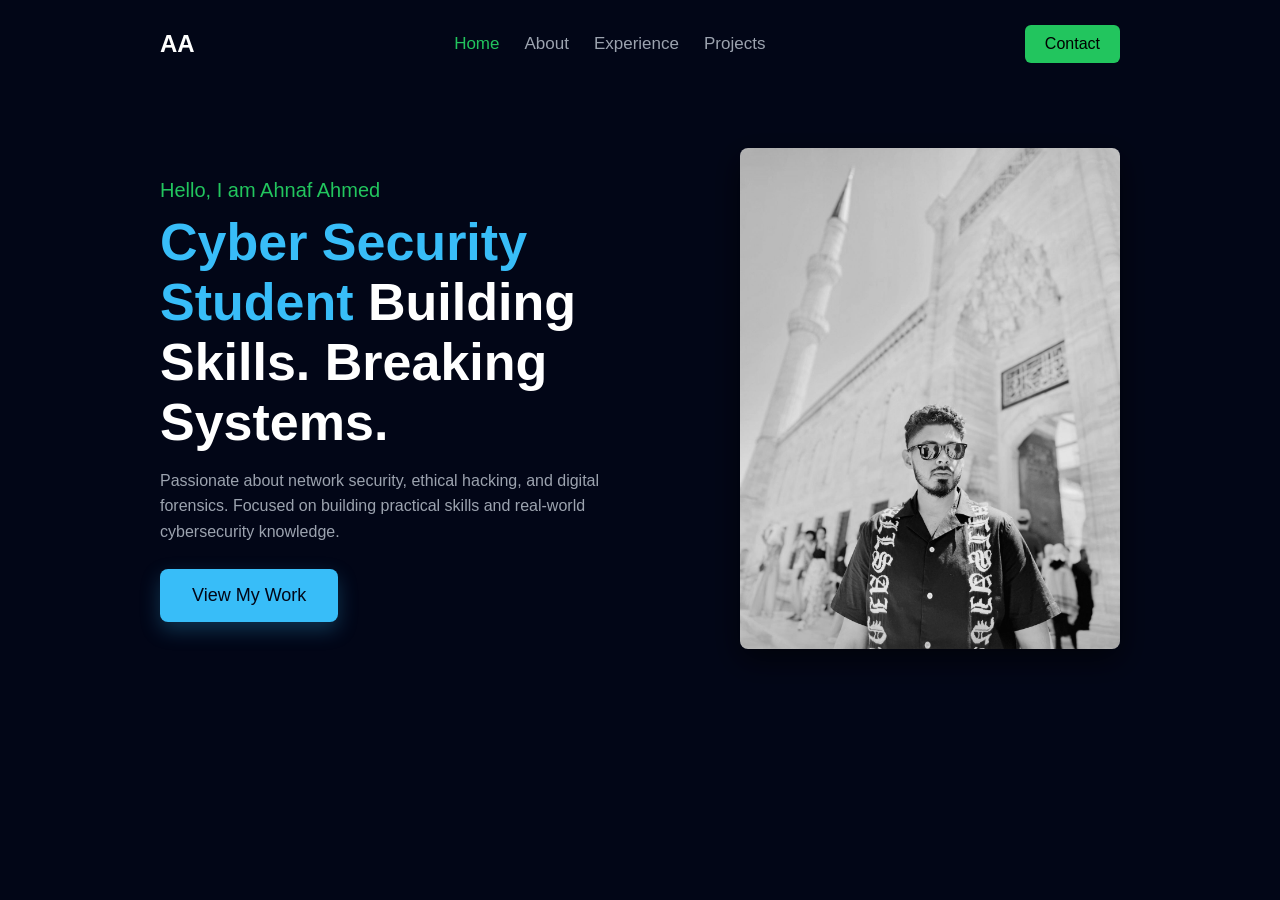
<file: index.html>
<!DOCTYPE html>
<html lang="en">
<head>
    <meta charset="UTF-8">
    <meta name="viewport" content="width=device-width, initial-scale=1.0">
    <title>Ahnaf Ahmed | Portfolio</title>
    <link rel="stylesheet" href="style.css">

</head>
<body>

<!-- NAVBAR -->
<nav>
    <div class="logo">AA</div>

    <ul>
        <li class="active"><a href="index.html">Home</a></li>
        <li><a href="about.html">About</a></li>
        <li><a href="experience.html">Experience</a></li>
        <li><a href="projects.html">Projects</a></li>
    </ul>

    <a href="contact.html" class="contact-btn">Contact</a>
</nav>

<!-- HERO -->
<section class="hero">

    <div class="hero-text">
        <p class="intro">Hello, I am Ahnaf Ahmed</p>


        <h1>
            <span class="highlight-blue">Cyber Security Student</span>
            Building Skills. Breaking Systems.
        </h1>

        <p class="subtext">
            Passionate about network security, ethical hacking, and digital forensics.
            Focused on building practical skills and real-world cybersecurity knowledge.
        </p>

        <a href="projects.html" class="main-btn">View My Work</a>
    </div>

    <div class="hero-image">
        <img src="images/profile.jpg" alt="Ahnaf Ahmed">
    </div>

</section>

</body>
</html>
</file>
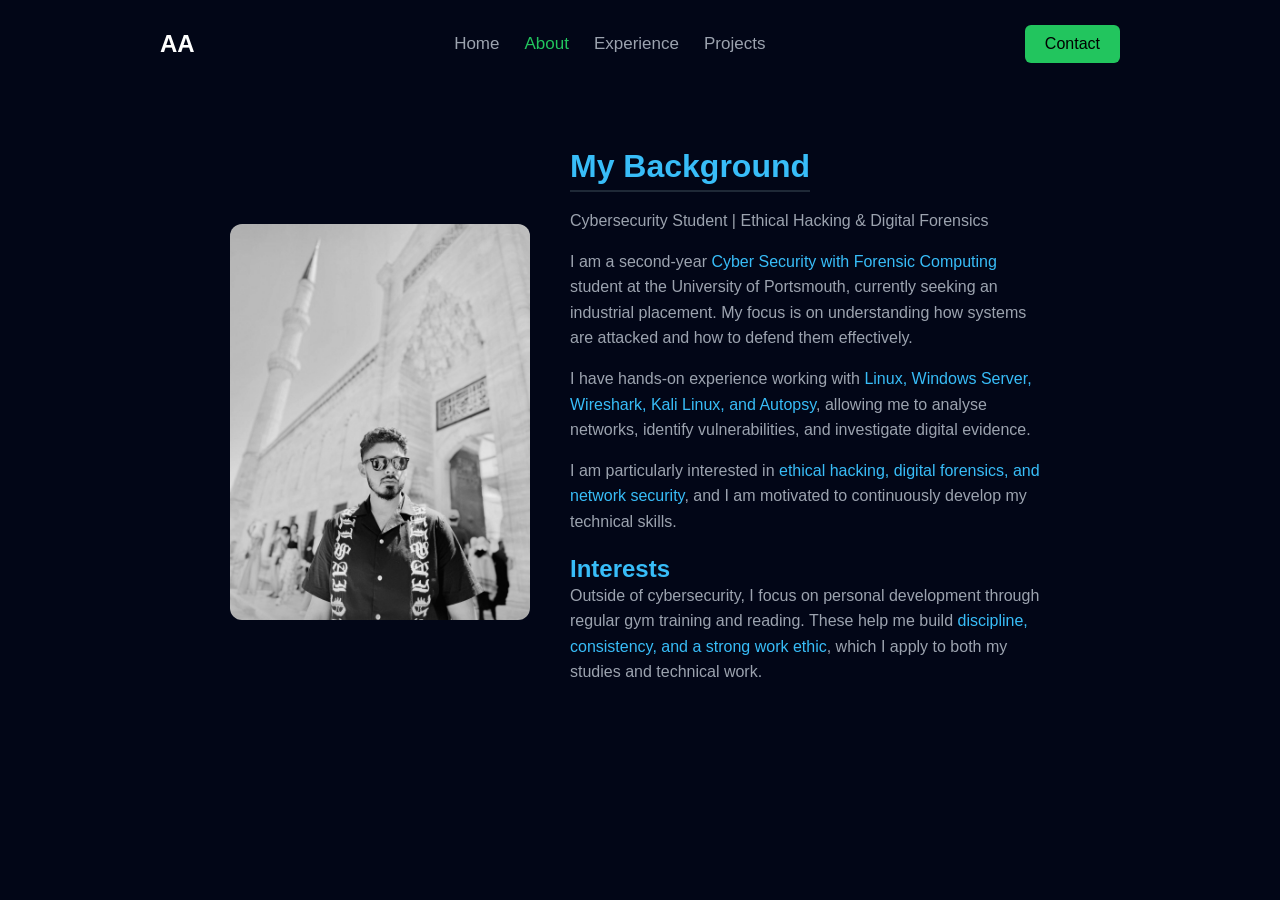
<file: About.html>
<!DOCTYPE html>
<html lang="en">
<head>
    <meta charset="UTF-8">
    <title>About | Ahnaf Ahmed</title>
    <link rel="stylesheet" href="style.css">
</head>
<body>

<!-- NAVBAR -->
<nav>
    <div class="logo">AA</div>

    <ul>
        <li><a href="index.html">Home</a></li>
        <li class="active"><a href="about.html">About</a></li>
        <li><a href="experience.html">Experience</a></li>
        <li><a href="projects.html">Projects</a></li>
    </ul>

    <a href="contact.html" class="contact-btn">Contact</a>
</nav>

<!-- ABOUT -->
<section class="about">

    <div class="about-container">

        <!-- IMAGE -->
        <div class="about-image">
            <img src="images/profile.jpg" alt="Ahnaf Ahmed">
        </div>

        <!-- TEXT -->
        <div class="about-text">

            <h1 class="about-heading">My Background</h1>
            <p class="about-subtitle">
                Cybersecurity Student | Ethical Hacking & Digital Forensics
            </p>

            <p>
                I am a second-year <span class="highlight">Cyber Security with Forensic Computing</span> student
                at the University of Portsmouth, currently seeking an industrial placement.
                My focus is on understanding how systems are attacked and how to defend them effectively.
            </p>

            <p>
                I have hands-on experience working with
                <span class="highlight">Linux, Windows Server, Wireshark, Kali Linux, and Autopsy</span>,
                allowing me to analyse networks, identify vulnerabilities, and investigate digital evidence.
            </p>

            <p>
                I am particularly interested in
                <span class="highlight">ethical hacking, digital forensics, and network security</span>,
                and I am motivated to continuously develop my technical skills.
            </p>

            <h2>Interests</h2>

            <p>
                Outside of cybersecurity, I focus on personal development through regular gym training and reading.
                These help me build <span class="highlight">discipline, consistency, and a strong work ethic</span>,
                which I apply to both my studies and technical work.
            </p>

        </div>

    </div>

</section>

</body>
</html>
</file>
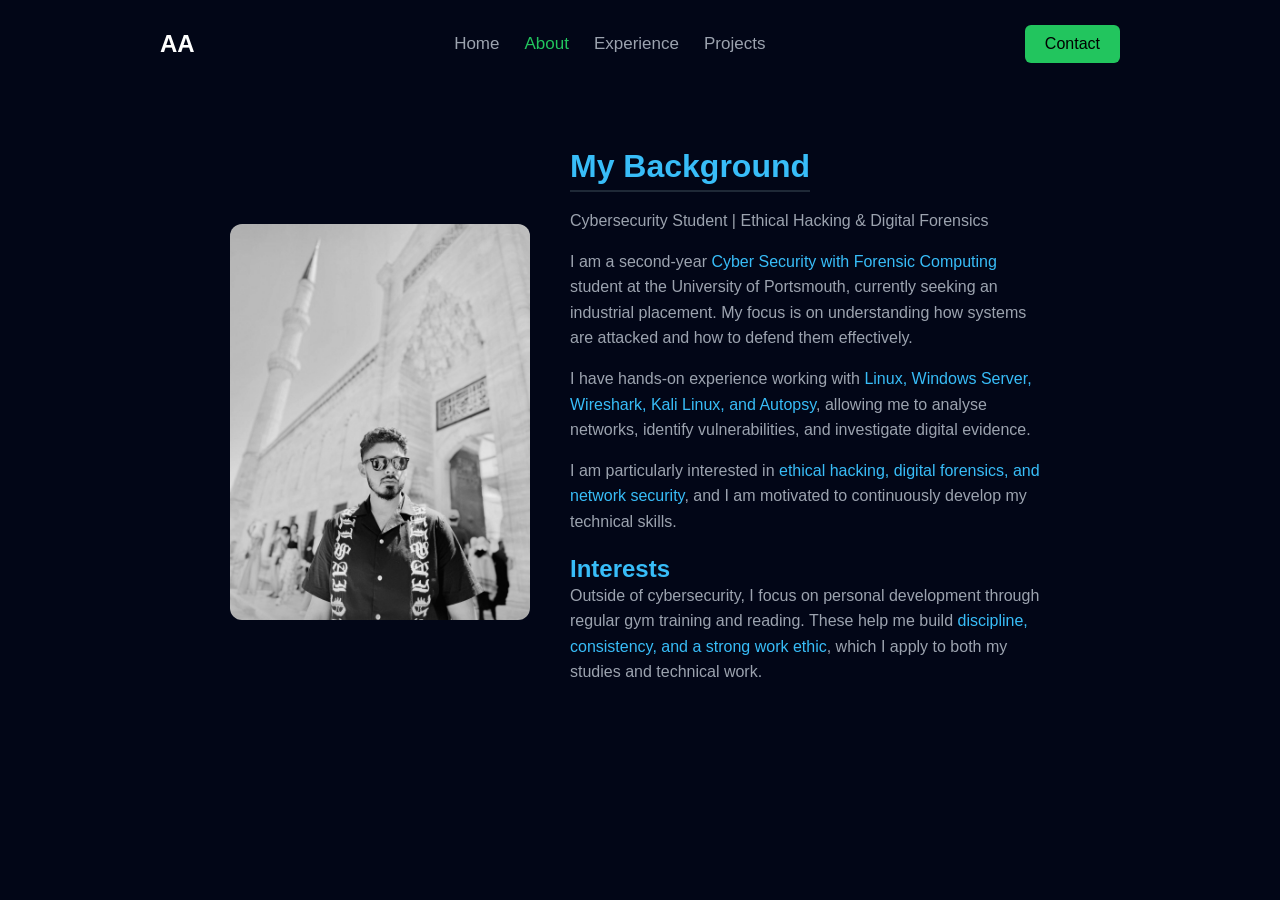
<file: about.html>
<!DOCTYPE html>
<html lang="en">
<head>
    <meta charset="UTF-8">
    <title>About | Ahnaf Ahmed</title>
    <link rel="stylesheet" href="style.css">
</head>
<body>

<!-- NAVBAR -->
<nav>
    <div class="logo">AA</div>

    <ul>
        <li><a href="index.html">Home</a></li>
        <li class="active"><a href="about.html">About</a></li>
        <li><a href="experience.html">Experience</a></li>
        <li><a href="projects.html">Projects</a></li>
    </ul>

    <a href="contact.html" class="contact-btn">Contact</a>
</nav>

<!-- ABOUT -->
<section class="about">

    <div class="about-container">

        <!-- IMAGE -->
        <div class="about-image">
            <img src="images/profile.jpg" alt="Ahnaf Ahmed">
        </div>

        <!-- TEXT -->
        <div class="about-text">

            <h1 class="about-heading">My Background</h1>
            <p class="about-subtitle">
                Cybersecurity Student | Ethical Hacking & Digital Forensics
            </p>

            <p>
                I am a second-year <span class="highlight">Cyber Security with Forensic Computing</span> student
                at the University of Portsmouth, currently seeking an industrial placement.
                My focus is on understanding how systems are attacked and how to defend them effectively.
            </p>

            <p>
                I have hands-on experience working with
                <span class="highlight">Linux, Windows Server, Wireshark, Kali Linux, and Autopsy</span>,
                allowing me to analyse networks, identify vulnerabilities, and investigate digital evidence.
            </p>

            <p>
                I am particularly interested in
                <span class="highlight">ethical hacking, digital forensics, and network security</span>,
                and I am motivated to continuously develop my technical skills.
            </p>

            <h2>Interests</h2>

            <p>
                Outside of cybersecurity, I focus on personal development through regular gym training and reading.
                These help me build <span class="highlight">discipline, consistency, and a strong work ethic</span>,
                which I apply to both my studies and technical work.
            </p>

        </div>

    </div>

</section>

</body>
</html>
</file>
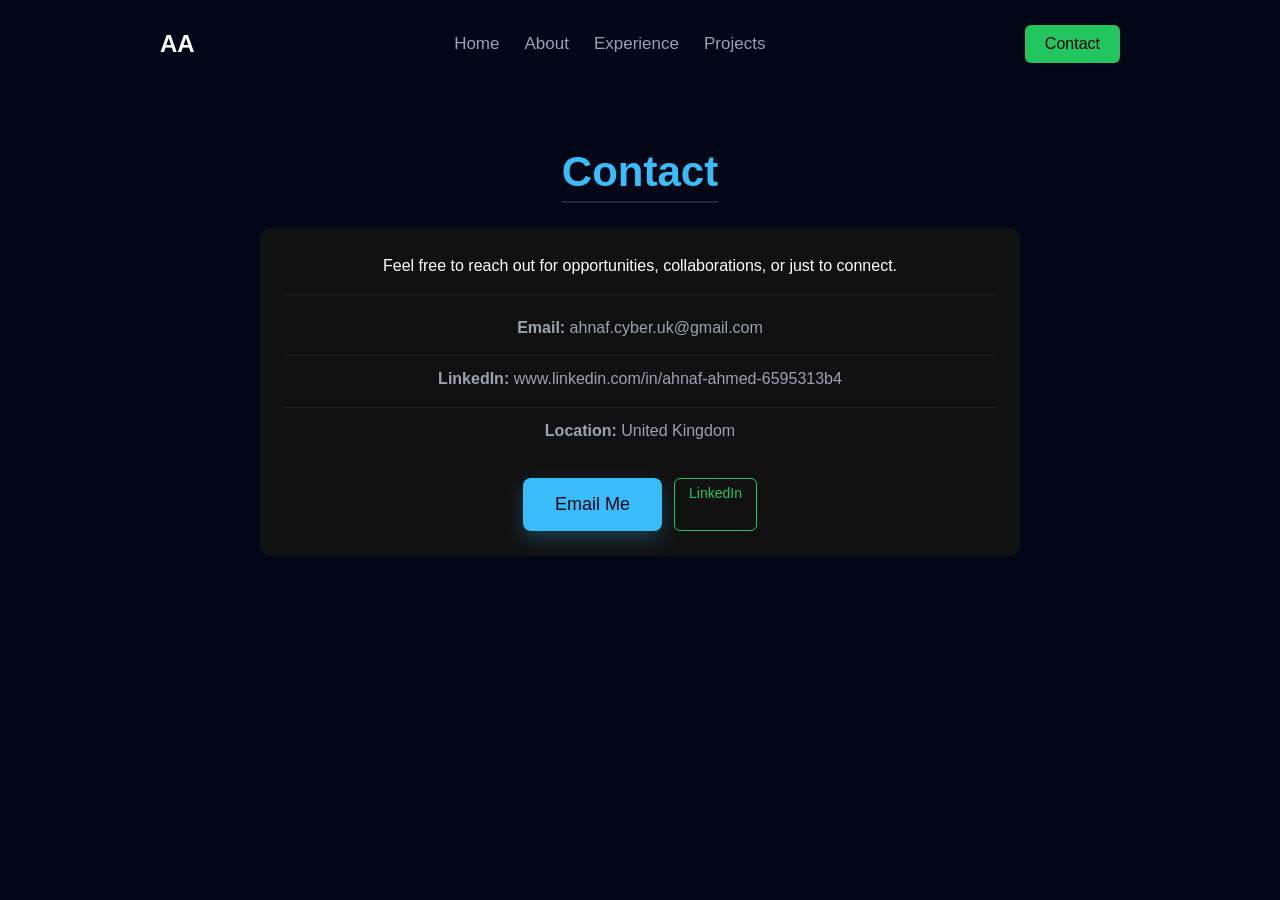
<file: contact.html>
<!DOCTYPE html>
<html lang="en">
<head>
    <meta charset="UTF-8">
    <meta name="viewport" content="width=device-width, initial-scale=1.0">
    <title>Contact | Ahnaf Ahmed</title>
    <link rel="stylesheet" href="style.css">
</head>
<body>

<!-- NAVBAR -->
<nav>
    <div class="logo">AA</div>

    <ul>
        <li><a href="index.html">Home</a></li>
        <li><a href="about.html">About</a></li>
        <li><a href="experience.html">Experience</a></li>
        <li><a href="projects.html">Projects</a></li>

    </ul>

    <a href="contact.html" class="contact-btn">Contact</a>
</nav>

<!-- CONTACT SECTION -->
<section class="section contact-page">

    <h1>Contact</h1>

    <div class="card contact-card">

        <p class="contact-intro">
            Feel free to reach out for opportunities, collaborations, or just to connect.
        </p>

        <div class="contact-info">
            <p><strong>Email:</strong> ahnaf.cyber.uk@gmail.com</p>
            <p><strong>LinkedIn:</strong> www.linkedin.com/in/ahnaf-ahmed-6595313b4</p>
            <p><strong>Location:</strong> United Kingdom</p>
        </div>

        <div class="contact-actions">
            <a href="mailto:your@email.com" class="main-btn">Email Me</a>
            <a href="https://linkedin.com/in/yourprofile" target="_blank" class="btn-outline">LinkedIn</a>
        </div>

    </div>

</section>

</body>
</html>
</file>
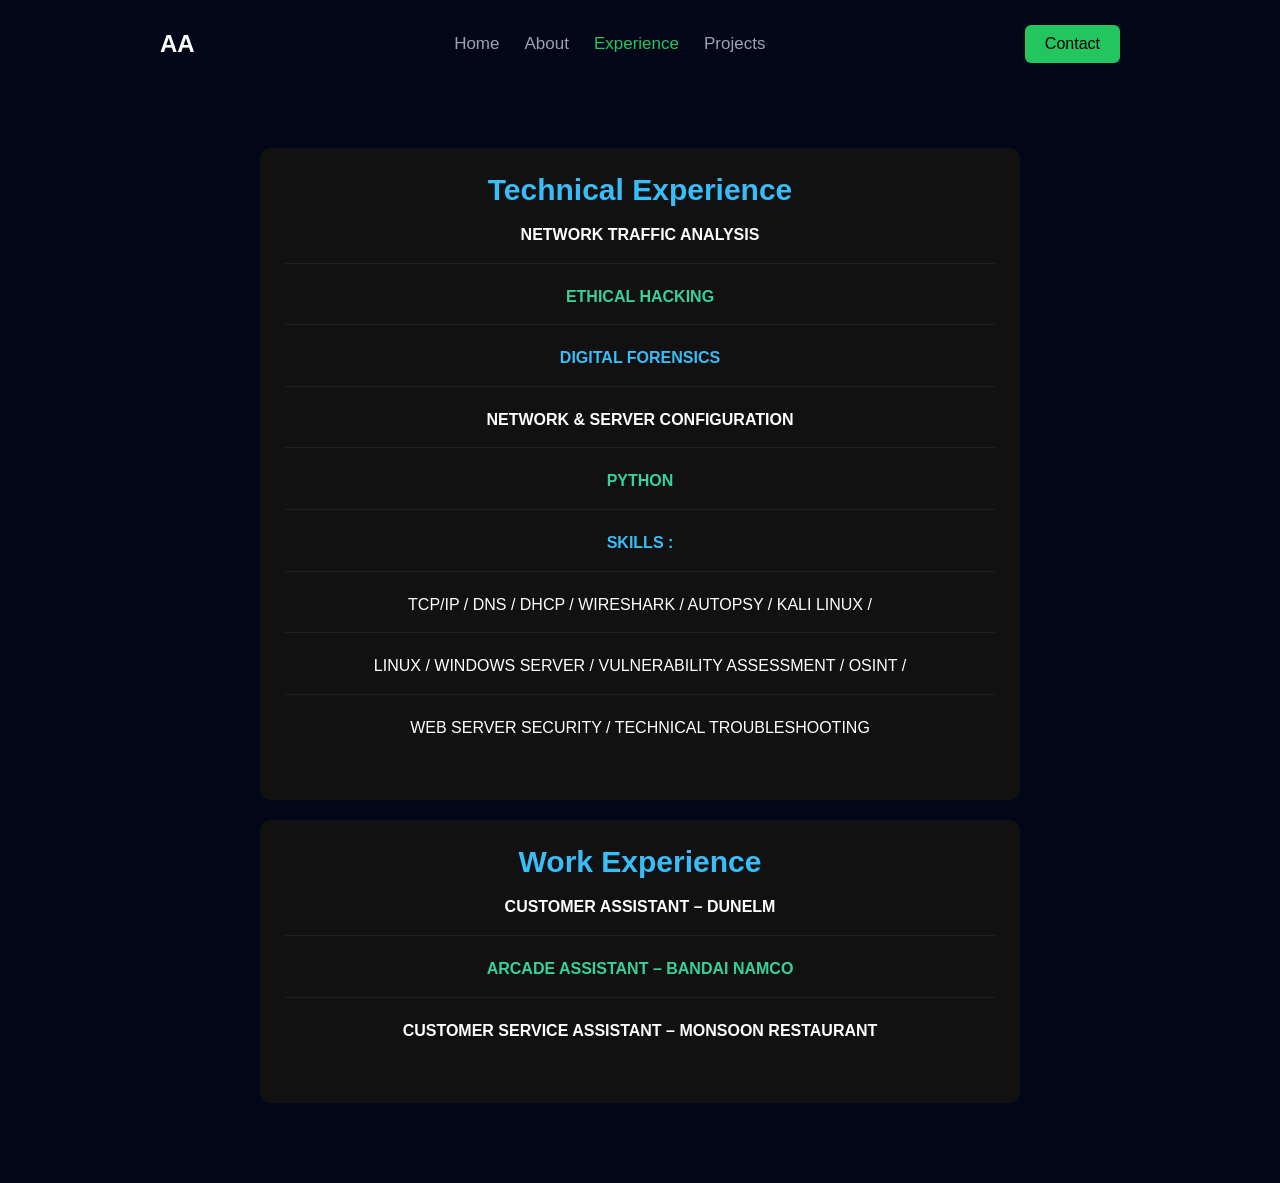
<file: experience.html>
<!DOCTYPE html>
<html lang="en">
<head>
    <meta charset="UTF-8">
    <title>Experience | Ahnaf Ahmed</title>
    <link rel="stylesheet" href="style.css">
</head>
<body>

<!-- NAVBAR -->
<nav>
    <div class="logo">AA</div>

    <ul>
        <li><a href="index.html">Home</a></li>
        <li><a href="about.html">About</a></li>
        <li class="active"><a href="experience.html">Experience</a></li>
        <li><a href="projects.html">Projects</a></li>
    </ul>

    <a href="contact.html" class="contact-btn">Contact</a>
</nav>

<!-- EXPERIENCE -->
<section class="section experience-page">



    <div class="timeline">

        <!-- TECHNICAL -->
        <div class="timeline-item">
            <div class="card">
                <h2>Technical Experience</h2>

                <p class="exp-title network">NETWORK TRAFFIC ANALYSIS</p>


                <p class="exp-title hacking">ETHICAL HACKING</p>


                <p class="exp-title forensics">DIGITAL FORENSICS</p>


                <p class="exp-title config">NETWORK & SERVER CONFIGURATION</p>
                <p class="exp-title python">PYTHON </p>
                <p class="exp-title skills">SKILLS : </p> 
                <p>TCP/IP / DNS / DHCP / WIRESHARK / AUTOPSY / KALI LINUX / </p> 
                  <p>LINUX / WINDOWS SERVER / VULNERABILITY ASSESSMENT / OSINT /</p>
                  <p>WEB SERVER SECURITY / TECHNICAL TROUBLESHOOTING </p>

            </div>
        </div>

        <!-- WORK -->
        <div class="timeline-item">
            <div class="card">
                <h2>Work Experience</h2>

                <p class="exp-title dunelm">CUSTOMER ASSISTANT – DUNELM</p>


                <p class="exp-title arcade">ARCADE ASSISTANT – BANDAI NAMCO</p>


                <p class="exp-title restaurant">CUSTOMER SERVICE ASSISTANT – MONSOON RESTAURANT</p>

            </div>
        </div>

    </div>

</section>

</body>
</html>
</file>
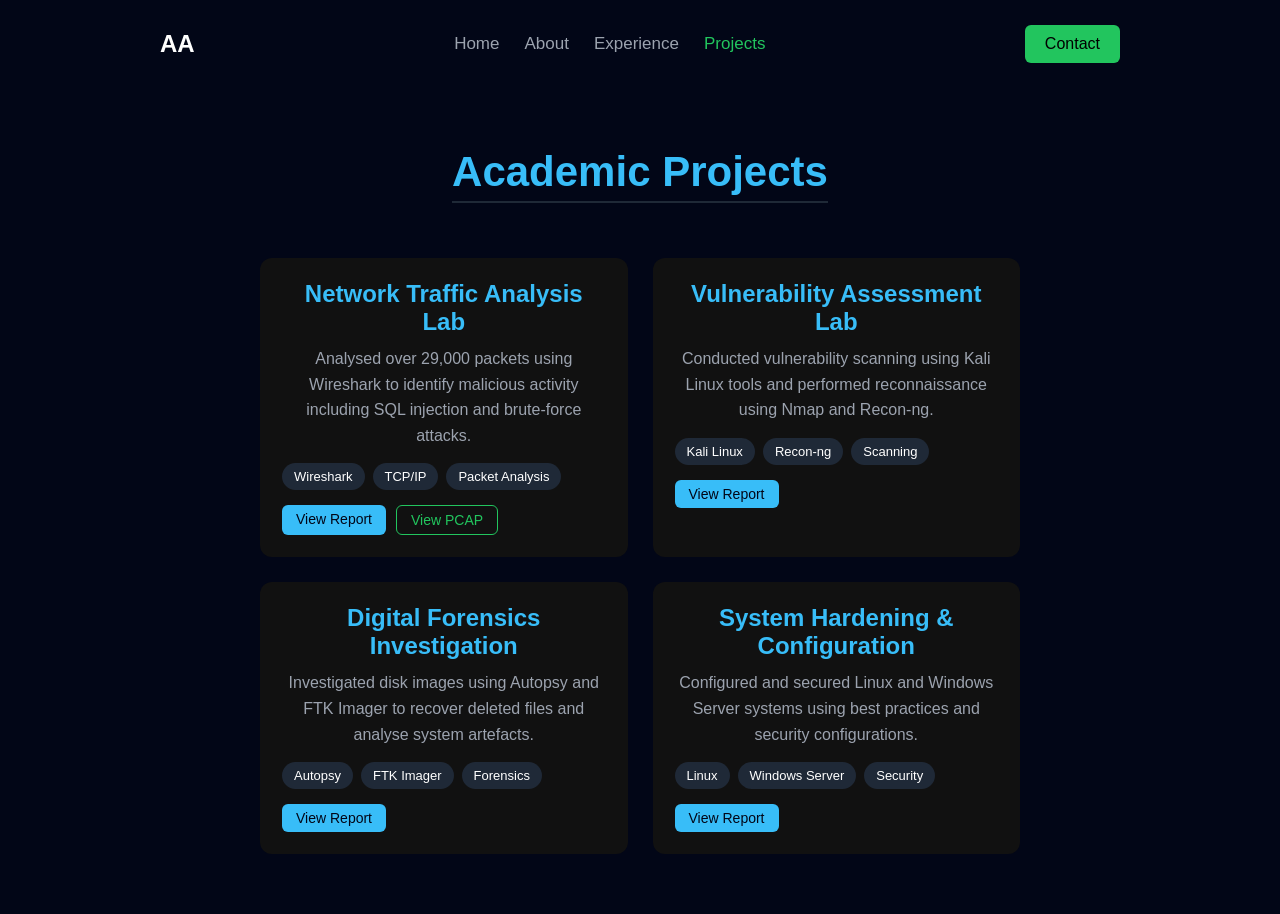
<file: projects.html>
<!DOCTYPE html>
<html lang="en">
<head>
    <meta charset="UTF-8">
    <meta name="viewport" content="width=device-width, initial-scale=1.0">
    <title>Projects | Ahnaf Ahmed</title>
    <link rel="stylesheet" href="style.css">
</head>

<body>

<nav>
    <div class="logo">AA</div>

    <ul>
        <li><a href="index.html">Home</a></li>
        <li><a href="about.html">About</a></li>
        <li><a href="experience.html">Experience</a></li>
        <li class="active"><a href="projects.html">Projects</a></li>
    </ul>

    <a href="contact.html" class="contact-btn">Contact</a>
</nav>

<section class="section projects-page">

    <h1>Academic Projects</h1>

    <div class="projects-container">

        <div class="project-card">
            <h2>Network Traffic Analysis Lab</h2>
            <p>
                Analysed over 29,000 packets using Wireshark to identify malicious activity including SQL injection and brute-force attacks.
            </p>

            <div class="project-tech">
                <span>Wireshark</span>
                <span>TCP/IP</span>
                <span>Packet Analysis</span>
            </div>

            <div class="project-buttons">
                <a href="projects/Network-Analysis-Report.pdf" class="btn-solid">View Report</a>
                <a href="projects/PCAP.png" class="btn-outline">View PCAP</a>
            </div>
        </div>

        <div class="project-card">
            <h2>Vulnerability Assessment Lab</h2>
            <p>
                Conducted vulnerability scanning using Kali Linux tools and performed reconnaissance using Nmap and Recon-ng.
            </p>

            <div class="project-tech">
                <span>Kali Linux</span>
                <span>Recon-ng</span>
                <span>Scanning</span>
            </div>

            <div class="project-buttons">
                <a href="projects/Ethical-Hacking.pdf" class="btn-solid">View Report</a>
            </div>
        </div>

        <div class="project-card">
            <h2>Digital Forensics Investigation</h2>
            <p>
                Investigated disk images using Autopsy and FTK Imager to recover deleted files and analyse system artefacts.
            </p>

            <div class="project-tech">
                <span>Autopsy</span>
                <span>FTK Imager</span>
                <span>Forensics</span>
            </div>

            <div class="project-buttons">
              <a href="projects/Forensic-Fundamentals-Report.pdf" class="btn-solid">View Report</a>
            </div>
        </div>

        <div class="project-card">
            <h2>System Hardening & Configuration</h2>
            <p>
                Configured and secured Linux and Windows Server systems using best practices and security configurations.
            </p>

            <div class="project-tech">
                <span>Linux</span>
                <span>Windows Server</span>
                <span>Security</span>
            </div>

            <div class="project-buttons">
                <a href="projects/Networks-and-Services-Logbook.pdf" class="btn-solid">View Report</a>

            </div>
        </div>

    </div>

</section>

</body>
</html>
</file>
<file: style.css>
* {
    margin: 0;
    padding: 0;
    box-sizing: border-box;
}

body {
    font-family: 'Segoe UI', Arial, sans-serif;
    background: #020617;
    color: white;
}

/* ========================= */
/* NAVBAR */
/* ========================= */

nav {
    display: flex;
    justify-content: space-between;
    align-items: center;
    max-width: 1000px;
    margin: auto;
    padding: 25px 20px;
}

.logo {
    font-size: 24px;
    font-weight: bold;
}

nav ul {
    display: flex;
    list-style: none;
    gap: 25px;
}

nav ul li a {
    text-decoration: none;
    color: #9ca3af;
    font-size: 17px;
    transition: 0.3s;
}

nav ul li a:hover,
nav ul li.active a {
    color: #38bdf8;
}

nav ul li.active a {
    color: #22c55e;
}

/* ========================= */
/* CONTACT BUTTON */
/* ========================= */

.contact-btn {
    background: #22c55e;
    color: black;
    padding: 10px 20px;
    font-size: 16px;
    border-radius: 6px;
    text-decoration: none;
    transition: 0.3s;
}

.contact-btn:hover {
    background: #38bdf8;  /* 🔵 blue */
    color: white;
    transform: translateY(-2px);
}

/* ========================= */
/* HERO */
/* ========================= */

.hero {
    display: flex;
    align-items: center;
    justify-content: space-between;
    max-width: 1000px;
    margin: auto;
    padding: 60px 20px;
    gap: 40px;
}

.hero-text {
    max-width: 450px;
}

.intro {
    color: #22c55e;
    font-size: 20px;
    margin-bottom: 10px;
    font-weight: 500;
}

h1 {
    font-size: 52px;
    margin-bottom: 16px;
}

.subtext {
    color: #9ca3af;
    margin-bottom: 25px;
    line-height: 1.6;
}

/* MAIN BUTTON */

.main-btn {
    background: #38bdf8;          /* 🔵 blue */
    color: #020617;               /* dark text for contrast */
    padding: 16px 32px;
    font-size: 18px;
    border-radius: 8px;
    text-decoration: none;
    display: inline-block;

    /* premium feel */
    box-shadow: 0 8px 20px rgba(56,189,248,0.25);
    transition: all 0.3s ease;
}

.main-btn:hover {
    background: #0ea5e9;          /* darker blue */
    color: white;
    transform: translateY(-2px);

    box-shadow: 0 12px 25px rgba(56,189,248,0.35);
}


/* IMAGE */

.hero-image img {
    width: 380px;
    border-radius: 8px;
    filter: grayscale(100%);
    box-shadow: 0 10px 30px rgba(0,0,0,0.6);
}

/* ========================= */
/* GENERAL SECTIONS */
/* ========================= */

.section {
    max-width: 800px;
    margin: auto;
    padding: 60px 20px;
    text-align: center;
}

.section h1 {
    font-size: 42px;
    margin-bottom: 25px;
}

.section h2 {
    color: #22c55e;
    margin-bottom: 10px;
}

/* ========================= */
/* CARDS */
/* ========================= */

.card {
    background: #111;
    padding: 25px;
    border-radius: 10px;
    margin-bottom: 20px;
    transition: 0.3s;
}

.card:hover {
    transform: translateY(-5px);
    border: 1px solid #22c55e;
}

/* 🔥 FIXED SPACING + DIVIDERS */

.card p {
    margin-bottom: 20px;
    padding-bottom: 15px;
    border-bottom: 1px solid #1f1f1f;
    line-height: 1.6;
}

.card p:last-child {
    border-bottom: none;
}

/* ========================= */
/* ABOUT */
/* ========================= */

.about {
    max-width: 1000px;
    margin: auto;
    padding: 60px 20px;
}

.about-container {
    display: flex;
    align-items: center;
    justify-content: center;
    gap: 40px;
}

.about-image img {
    width: 300px;
    border-radius: 12px;
    filter: grayscale(100%);
}

.about-text {
    max-width: 480px;
    text-align: left;
}

.about-heading {
    font-size: 32px;
    color: #38bdf8;
    border-bottom: 2px solid #1f2937;
    display: inline-block;
    padding-bottom: 5px;
}

.about-subtitle {
    color: #9ca3af;
    margin-bottom: 20px;
}

.about-text h2 {
    color: #38bdf8;
    margin-top: 20px;
}

.about-text p {
    color: #9ca3af;
    line-height: 1.6;
    margin-bottom: 15px;
}

.highlight {
    color: #38bdf8;
}

/* ========================= */
/* EXPERIENCE */
/* ========================= */

.experience-page h1 {
    color: #38bdf8;
    border-bottom: 2px solid #1f2937;
    display: inline-block;
    padding-bottom: 5px;
}

.exp-title {
    font-weight: bold;
    margin-top: 15px;
    margin-bottom: 5px;
}

.network { color:  }
.hacking { color: #34d399; }
.forensics { color: #38bdf8;  }
.config { color:   }
.python { color:  #34d399; }
.skills { color: #38bdf8;  }


.dunelm { color:   }
.arcade { color: #34d399;  }
.care { color: #34d399; }
.warehouse { color: #fbbf24; }
.restaurant { color:   }

/* ========================= */
/* SKILLS PAGE */
/* ========================= */

.skills-page h1 {
    color: #38bdf8;
    border-bottom: 2px solid #1f2937;
    display: inline-block;
    padding-bottom: 5px;
}

.skills-page .skill-title {
    font-weight: bold;
    margin-top: 15px;
    margin-bottom: 8px;
}

.skills-page .network { color: #38bdf8; }
.skills-page .hacking { color: #facc15; }
.skills-page .forensics { color: #a78bfa; }
.skills-page .config { color: #22c55e; }

/* BUBBLES */

.skills-page .skill-bubbles {
    display: flex;
    flex-wrap: wrap;
    gap: 10px;
    justify-content: center;
    margin-bottom: 15px;
}

.skills-page .skill-bubbles span {
    background: #1f2937;
    padding: 8px 14px;
    border-radius: 20px;
    font-size: 14px;
    transition: 0.3s;
}

.skills-page .skill-bubbles span:hover {
    background: #22c55e;
    color: black;
}

/* ========================= */
/* ANIMATION */
/* ========================= */

@keyframes fadeIn {
    from {
        opacity: 0;
        transform: translateY(15px);
    }
    to {
        opacity: 1;
        transform: translateY(0);
    }
}

.hero,
.section,
.about-container {
    animation: fadeIn 0.8s ease forwards;
}

/* ========================= */
/* PROJECTS PAGE (UPGRADED) */
/* ========================= */

.projects-page h1 {
    color: #38bdf8;
    border-bottom: 2px solid #1f2937;
    display: inline-block;
    padding-bottom: 5px;
}

/* GRID (2 COLUMN) */
.projects-container {
    display: grid;
    grid-template-columns: 1fr 1fr;
    gap: 25px;
    margin-top: 30px;
}

/* CARD */
.project-card {
    background: #111;
    padding: 22px;
    border-radius: 12px;
    transition: 0.3s;
}

.project-card:hover {
    transform: translateY(-6px);
    border: 1px solid #22c55e;
}

/* TITLE */
.project-card h2 {
    color: #22c55e;
    margin-bottom: 10px;
}

/* TEXT */
.project-card p {
    color: #9ca3af;
    margin-bottom: 15px;
    line-height: 1.6;
}

/* TECH TAGS */
.project-tech {
    display: flex;
    flex-wrap: wrap;
    gap: 8px;
    margin-bottom: 15px;
}

.project-tech span {
    background: #1f2937;
    padding: 6px 12px;
    border-radius: 20px;
    font-size: 13px;
}

/* BUTTONS */
.project-buttons {
    display: flex;
    gap: 10px;
}

/* OUTLINE BUTTON */
.btn-outline {
    border: 1px solid #22c55e;
    color: #22c55e;
    padding: 6px 14px;
    border-radius: 6px;
    text-decoration: none;
    font-size: 14px;
}

.btn-outline:hover {
    background: #22c55e;
    color: black;
}

/* SOLID BUTTON */
.btn-solid {
    background: #22c55e;
    color: black;
    padding: 6px 14px;
    border-radius: 6px;
    text-decoration: none;
    font-size: 14px;
}

.btn-solid:hover {
    background: #16a34a;
    color: white;
}

/* ========================= */
/* MOBILE RESPONSIVE */
/* ========================= */

@media (max-width: 768px) {

    /* NAVBAR STACK */
    nav {
        flex-direction: column;
        gap: 15px;
        text-align: center;
    }

    nav ul {
        flex-wrap: wrap;
        justify-content: center;
        gap: 15px;
    }

    /* HERO STACK */
    .hero {
        flex-direction: column;
        text-align: center;
    }

    .hero-image img {
        width: 260px;
        margin-top: 20px;
    }

    .hero-text {
        max-width: 100%;
    }

    h1 {
        font-size: 38px;
    }

    .intro {
        font-size: 18px;
    }

    /* PROJECTS STACK */
    .projects-container {
        grid-template-columns: 1fr;
    }

    /* ABOUT STACK */
    .about-container {
        flex-direction: column;
        text-align: center;
    }

    .about-text {
        text-align: center;
    }

    /* SKILLS ALIGN */
    .skill-group {
        justify-content: center;
        text-align: center;
    }
}
.highlight-blue {
    color: #38bdf8 !important;
}
/* EXPERIENCE PAGE ONLY */




/* Slightly larger subheadings */
.experience-page h2 {
    font-size: 28px;
}
/* EXPERIENCE CARD HEADERS */
.experience-page .card h2 {
    color: #38bdf8;
    font-size: 30px;
    margin-bottom: 12px;
}

/* ========================= */
/* PROJECTS PAGE UPDATES */
/* ========================= */

/* Make project titles blue */
.projects-page .project-card h2 {
    color: #38bdf8;
}

/* Change buttons to blue */
.projects-page .btn-solid {
    background: #38bdf8;
    color: #020617;
}

.projects-page .btn-solid:hover {
    background: #0ea5e9;
    color: white;
}

/* PROJECT CARD HOVER BORDER → BLUE */
/* PROJECT CARD HOVER → BLUE GLOW */
.projects-page .project-card:hover {
    border: 1px solid #38bdf8;
    box-shadow: 0 8px 20px rgba(56,189,248,0.2);
}

/* EXPERIENCE CARD HOVER → SUBTLE BLUE GLOW */
.experience-page .card:hover {
    border: 1px solid #38bdf8;
    box-shadow: 0 8px 20px rgba(56,189,248,0.2);
}

/* ========================= */
/* CONTACT PAGE */
/* ========================= */

.contact-page h1 {
    color: #38bdf8;
    border-bottom: 2px solid #1f2937;
    display: inline-block;
    padding-bottom: 5px;
}

/* CENTER CARD CONTENT */
.contact-card {
    text-align: center;
}

/* INFO SPACING */
.contact-info p {
    margin-bottom: 10px;
    color: #9ca3af;
}

/* BUTTON GROUP */
.contact-actions {
    margin-top: 20px;
    display: flex;
    justify-content: center;
    gap: 12px;
}

/* CONTACT CARD HOVER → SUBTLE BLUE GLOW */
.contact-page .card:hover {
    border: 1px solid #38bdf8;
    box-shadow: 0 8px 20px rgba(56,189,248,0.2);
}
</file>
